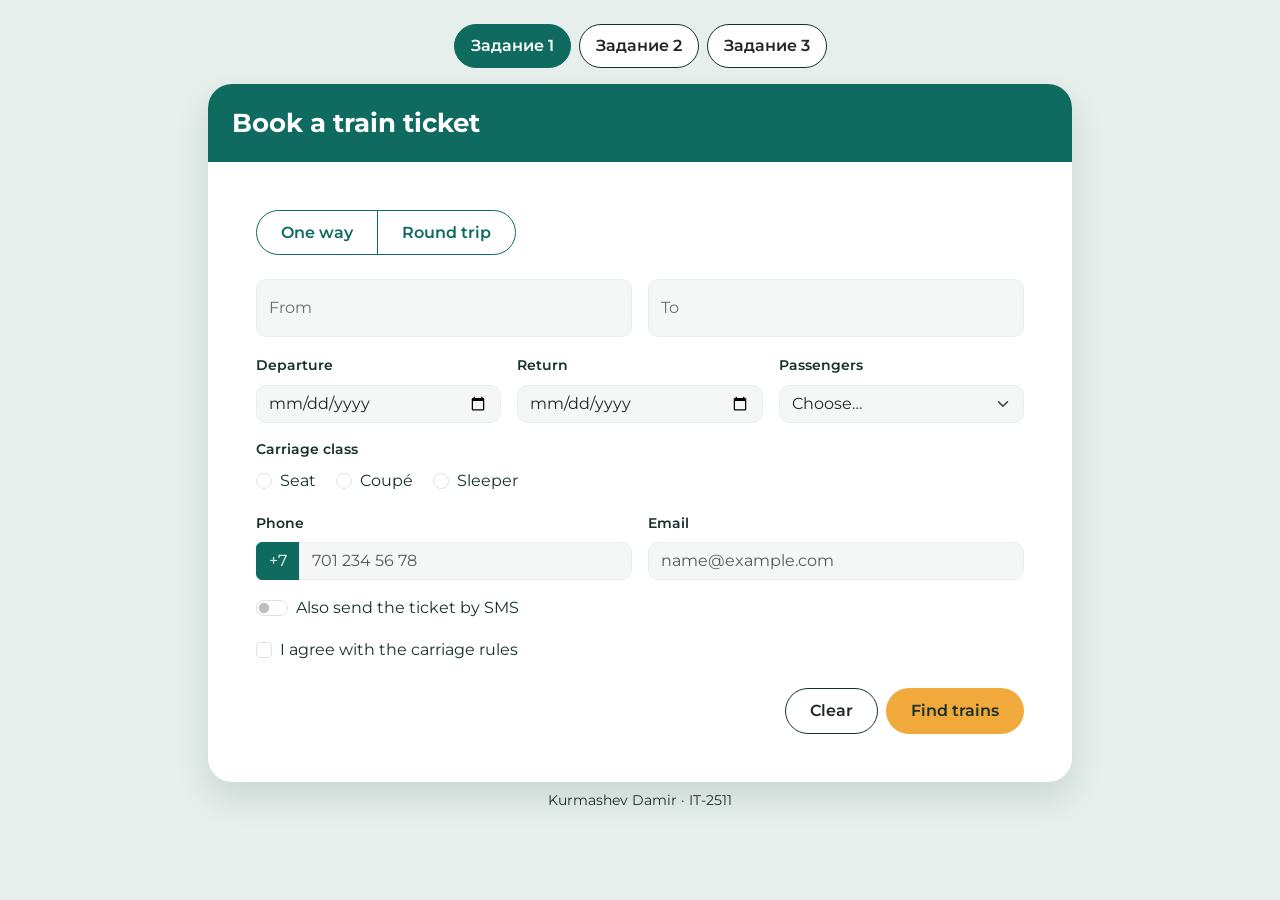
<file: index.html>
<!doctype html>
<html lang="en">
<head>
    <meta charset="utf-8">
    <meta name="viewport" content="width=device-width, initial-scale=1">
    <title>Book a train ticket</title>
    <link rel="stylesheet" href="assets/bootstrap.min.css">
    <link rel="stylesheet" href="style.css">
</head>
<body>
    <main class="container py-4">
        <nav class="task-navigation d-flex flex-wrap justify-content-center gap-2 mb-3" aria-label="Assignments">
            <a class="btn btn-clear" href="index.html" aria-current="page">Задание 1</a>
            <a class="btn btn-clear" href="task2.html">Задание 2</a>
            <a class="btn btn-clear" href="task3.html">Задание 3</a>
        </nav>
        <section class="form-card mx-auto" aria-labelledby="page-title">
            <h1 id="page-title">Book a train ticket</h1>
            <form action="index.html" method="get" class="p-4 p-md-5">
                <fieldset class="mb-4">
                    <legend class="visually-hidden">Journey type</legend>
                    <div class="btn-group trip-type">
                        <input class="btn-check" type="radio" name="trip" id="one-way" value="one-way">
                        <label class="btn" for="one-way">One way</label>
                        <input class="btn-check" type="radio" name="trip" id="round-trip" value="round-trip">
                        <label class="btn" for="round-trip">Round trip</label>
                    </div>
                </fieldset>
                <div class="row g-3">
                <div class="col-12 col-md-6">
                    <div class="form-floating">
                        <input class="form-control" id="from" name="from" placeholder="Astana" required>
                        <label for="from">From</label>
                    </div>
                </div>
                <div class="col-12 col-md-6">
                    <div class="form-floating">
                        <input class="form-control" id="to" name="to" placeholder="Almaty" required>
                        <label for="to">To</label>
                    </div>
                </div>
                <div class="col-12 col-md-4">
                    <label for="departure" class="form-label">Departure</label>
                    <input type="date" class="form-control" id="departure" name="departure" required>
                </div>
                <div class="col-12 col-md-4">
                    <label for="return" class="form-label">Return</label>
                    <input type="date" class="form-control" id="return" name="return" >
                </div>
                <div class="col-12 col-md-4">
                    <label for="passengers" class="form-label">Passengers</label>
                    <select class="form-select" id="passengers" name="passengers" required>
                        <option value="">Choose…</option>
                        <option value="1">1 adult</option>
                        <option value="2">2 adults</option>
                        <option value="3">3 adults</option>
                        <option value="4">4 adults</option>
                        <option value="5">5 adults</option>
                        <option value="6">6 adults</option>
                    </select>
                </div>
                <fieldset class="col-12">
                    <legend class="form-label">Carriage class</legend>
                    <div class="form-check form-check-inline">
                        <input class="form-check-input" type="radio" id="carriage-0" name="carriage" value="Seat" required>
                        <label class="form-check-label" for="carriage-0">Seat</label>
                    </div>
                    <div class="form-check form-check-inline">
                        <input class="form-check-input" type="radio" id="carriage-1" name="carriage" value="Coupé" required>
                        <label class="form-check-label" for="carriage-1">Coupé</label>
                    </div>
                    <div class="form-check form-check-inline">
                        <input class="form-check-input" type="radio" id="carriage-2" name="carriage" value="Sleeper" required>
                        <label class="form-check-label" for="carriage-2">Sleeper</label>
                    </div>
                </fieldset>
                <div class="col-12 col-md-6">
                    <label for="phone" class="form-label">Phone</label>
                    <div class="input-group">
                        <span class="input-group-text" id="country-code">+7</span>
                        <input class="form-control" type="tel" id="phone" name="phone" placeholder="701 234 56 78" aria-describedby="country-code" required>
                    </div>
                </div>
                <div class="col-12 col-md-6">
                    <label for="email" class="form-label">Email</label>
                    <input type="email" class="form-control" id="email" name="email" placeholder="name@example.com" required>
                </div>
                <div class="col-12">
                    <div class="form-check form-switch">
                        <input class="form-check-input" type="checkbox" role="switch" id="sms" name="sms" value="yes">
                        <label class="form-check-label" for="sms">Also send the ticket by SMS</label>
                    </div>
                </div>
                <div class="col-12">
                    <div class="form-check">
                        <input class="form-check-input" type="checkbox" id="agreement" name="agreement" value="yes" required>
                        <label class="form-check-label" for="agreement">I agree with the carriage rules</label>
                        <div class="invalid-feedback">You must agree before submitting.</div>
                    </div>
                </div>
                <div class="col-12 actions d-flex gap-2 justify-content-md-end mt-4">
                    <button class="btn btn-clear" type="reset">Clear</button>
                    <button class="btn btn-find" type="submit">Find trains</button>
                </div>
                </div>
            </form>
        </section>

        <p class="text-center small mt-2">Kurmashev Damir · IT-2511</p>
    </main>
</body>
</html>
</file>
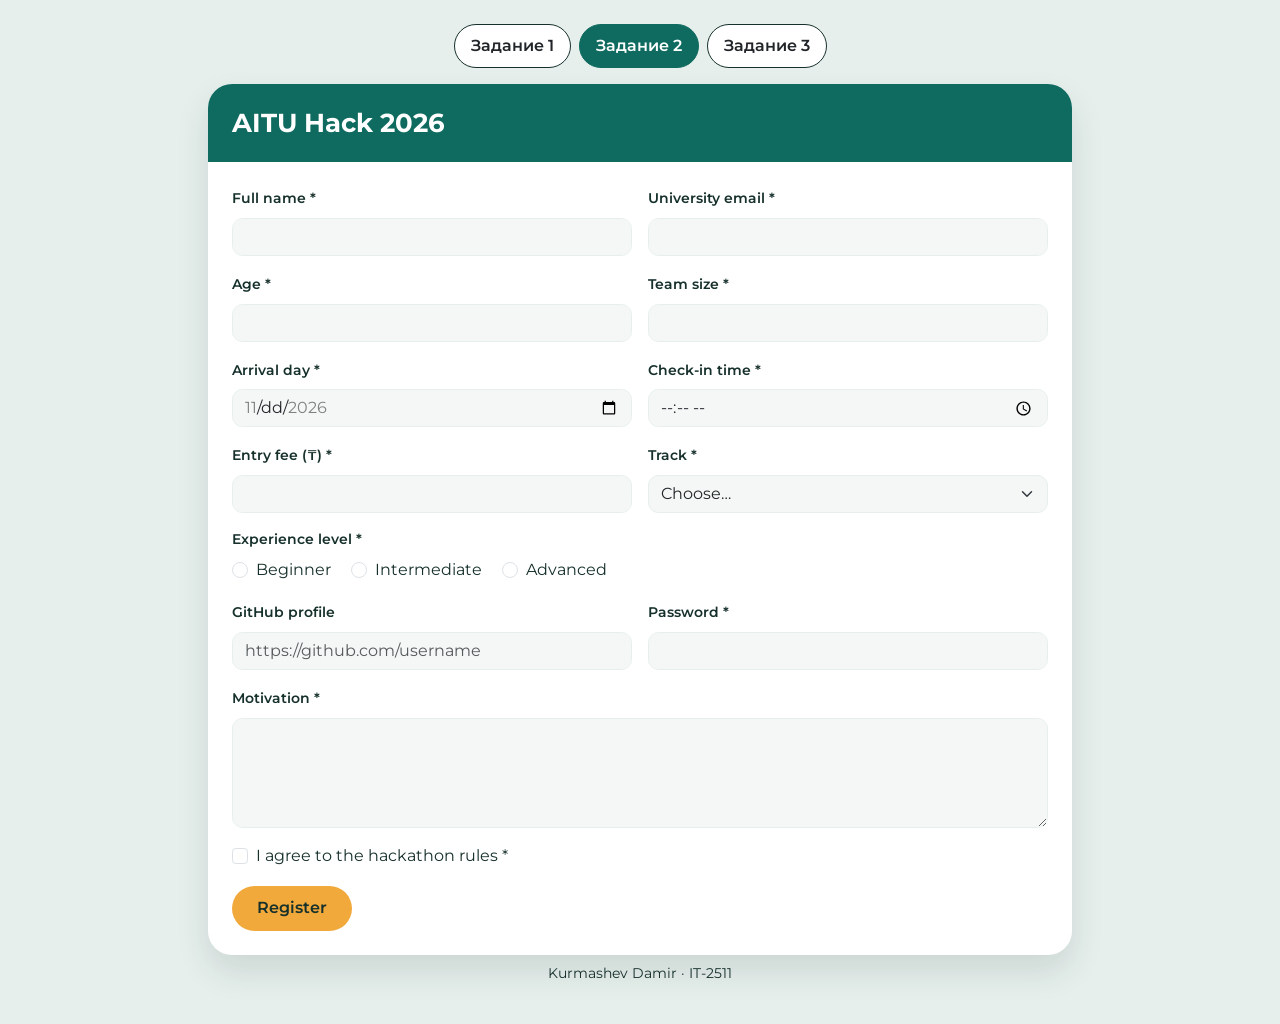
<file: task2.html>
<!doctype html>
<html lang="en">
<head>
    <meta charset="utf-8">
    <meta name="viewport" content="width=device-width, initial-scale=1">
    <title>AITU Hack 2026</title>
    <link rel="stylesheet" href="assets/bootstrap.min.css">
    <link rel="stylesheet" href="style.css">
</head>
<body>
    <main class="container py-4">
        <nav class="task-navigation d-flex flex-wrap justify-content-center gap-2 mb-3" aria-label="Assignments">
            <a class="btn btn-clear" href="index.html">Задание 1</a>
            <a class="btn btn-clear" href="task2.html" aria-current="page">Задание 2</a>
            <a class="btn btn-clear" href="task3.html">Задание 3</a>
        </nav>
        <section class="form-card mx-auto" aria-labelledby="page-title">
            <h1 id="page-title">AITU Hack 2026</h1>
            <form action="task2.html" method="post" class="p-4 validation-form">
                <div class="row g-3">
                <div class="col-12 col-md-6">
                    <label for="full-name" class="form-label">Full name *</label>
                    <input type="text" class="form-control" id="full-name" name="full-name" required minlength="2" maxlength="40" aria-describedby="full-name-error">
                    <div id="full-name-error" class="invalid-feedback">Enter 2–40 characters.</div>
                </div>
                <div class="col-12 col-md-6">
                    <label for="university-email" class="form-label">University email *</label>
                    <input type="email" class="form-control" id="university-email" name="university-email" required aria-describedby="university-email-error">
                    <div id="university-email-error" class="invalid-feedback">Enter a valid email address.</div>
                </div>
                <div class="col-12 col-md-6">
                    <label for="age" class="form-label">Age *</label>
                    <input type="number" class="form-control" id="age" name="age" required min="16" max="30" step="1" aria-describedby="age-error">
                    <div id="age-error" class="invalid-feedback">Enter a whole number from 16 to 30.</div>
                </div>
                <div class="col-12 col-md-6">
                    <label for="team-size" class="form-label">Team size *</label>
                    <input type="number" class="form-control" id="team-size" name="team-size" required min="1" max="4" step="1" aria-describedby="team-size-error">
                    <div id="team-size-error" class="invalid-feedback">Enter a whole number from 1 to 4.</div>
                </div>
                <div class="col-12 col-md-6">
                    <label for="arrival" class="form-label">Arrival day *</label>
                    <input type="date" class="form-control" id="arrival" name="arrival" required min="2026-11-20" max="2026-11-22" aria-describedby="arrival-error">
                    <div id="arrival-error" class="invalid-feedback">Choose 20–22 November 2026.</div>
                </div>
                <div class="col-12 col-md-6">
                    <label for="check-in" class="form-label">Check-in time *</label>
                    <input type="time" class="form-control" id="check-in" name="check-in" required min="09:00" max="18:00" step="1800" aria-describedby="check-in-error">
                    <div id="check-in-error" class="invalid-feedback">Choose 09:00–18:00 in 30-minute intervals.</div>
                </div>
                <div class="col-12 col-md-6">
                    <label for="entry-fee" class="form-label">Entry fee (₸) *</label>
                    <input type="number" class="form-control" id="entry-fee" name="entry-fee" required min="0" max="5000" step="500" aria-describedby="entry-fee-error">
                    <div id="entry-fee-error" class="invalid-feedback">Enter 0–5000 in steps of 500.</div>
                </div>
                <div class="col-12 col-md-6">
                    <label for="track" class="form-label">Track *</label>
                    <select class="form-select" id="track" name="track" required>
                        <option value="">Choose…</option>
                        <option value="Web">Web</option>
                        <option value="Mobile">Mobile</option>
                        <option value="AI">AI</option>
                        <option value="GameDev">GameDev</option>
                    </select>
                    <div id="track-error" class="invalid-feedback">Choose a track.</div>
                </div>
                <fieldset class="col-12">
                    <legend class="form-label">Experience level *</legend>
                    <div class="form-check form-check-inline">
                        <input class="form-check-input" type="radio" id="experience-0" name="experience" value="Beginner" required>
                        <label class="form-check-label" for="experience-0">Beginner</label>
                    </div>
                    <div class="form-check form-check-inline">
                        <input class="form-check-input" type="radio" id="experience-1" name="experience" value="Intermediate" required>
                        <label class="form-check-label" for="experience-1">Intermediate</label>
                    </div>
                    <div class="form-check form-check-inline">
                        <input class="form-check-input" type="radio" id="experience-2" name="experience" value="Advanced" required>
                        <label class="form-check-label" for="experience-2">Advanced</label>
                    </div>
                    <div class="invalid-feedback">Choose an experience level.</div>
                </fieldset>
                <div class="col-12 col-md-6">
                    <label for="github" class="form-label">GitHub profile</label>
                    <input type="url" class="form-control" id="github" name="github" placeholder="https://github.com/username" aria-describedby="github-error">
                    <div id="github-error" class="invalid-feedback">Enter a full URL or leave it empty.</div>
                </div>
                <div class="col-12 col-md-6">
                    <label for="password" class="form-label">Password *</label>
                    <input type="password" class="form-control" id="password" name="password" required minlength="8" maxlength="20" autocomplete="new-password" aria-describedby="password-error">
                    <div id="password-error" class="invalid-feedback">Enter 8–20 characters.</div>
                </div>
                <div class="col-12">
                    <label for="motivation" class="form-label">Motivation *</label>
                    <textarea class="form-control" id="motivation" name="motivation" rows="4" required minlength="50" maxlength="300" aria-describedby="motivation-error"></textarea>
                    <div id="motivation-error" class="invalid-feedback">Enter 50–300 characters.</div>
                </div>
                <div class="col-12">
                    <div class="form-check">
                        <input class="form-check-input" type="checkbox" id="rules" name="rules" value="yes" required>
                        <label class="form-check-label" for="rules">I agree to the hackathon rules *</label>
                        <div class="invalid-feedback">You must agree before submitting.</div>
                    </div>
                </div>
                <div class="col-12"><button class="btn btn-find" type="submit">Register</button></div>
                </div>
            </form>
        </section>

        <p class="text-center small mt-2">Kurmashev Damir · IT-2511</p>
    </main>
</body>
</html>
</file>
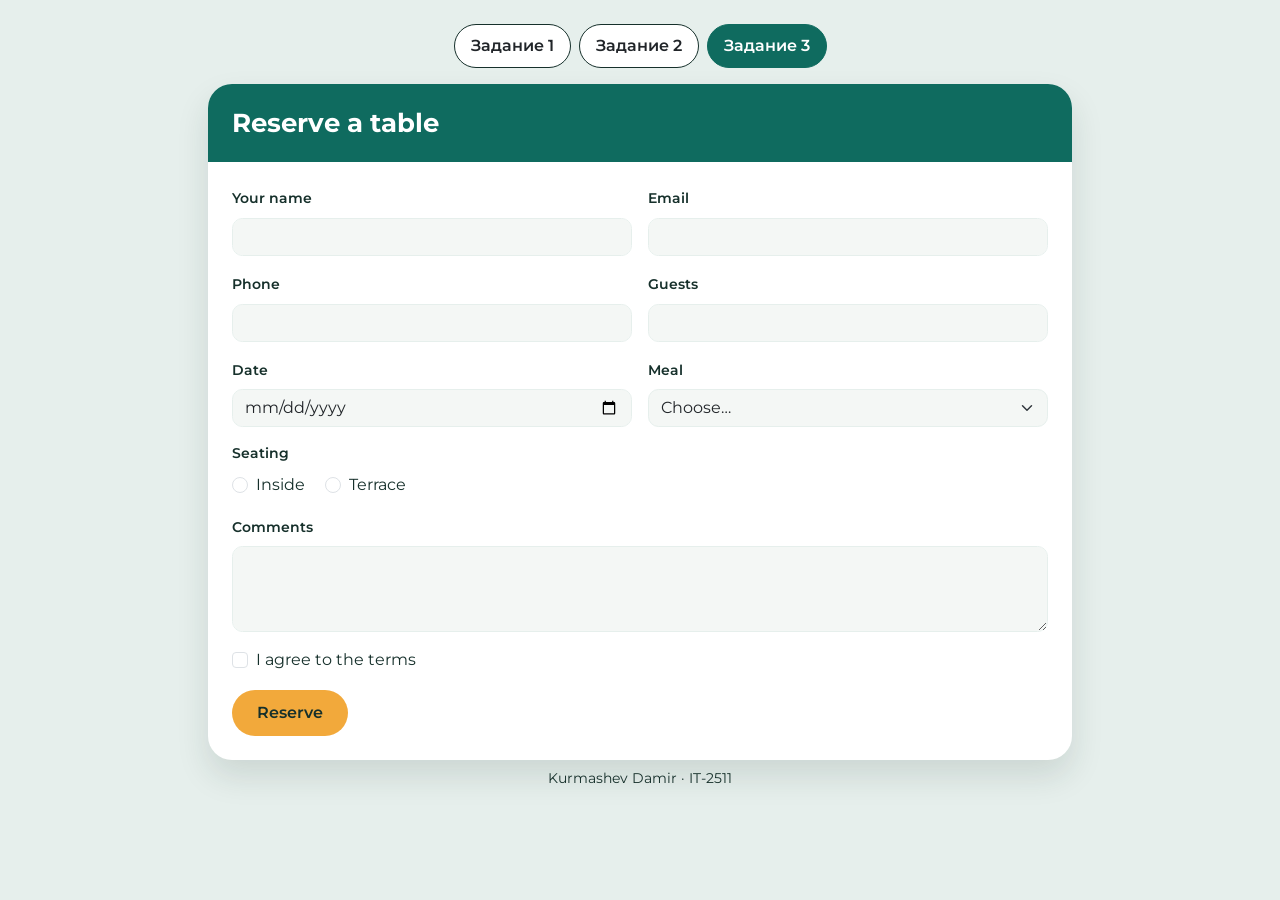
<file: task3.html>
<!doctype html>
<html lang="en">
<head>
    <meta charset="utf-8">
    <meta name="viewport" content="width=device-width, initial-scale=1">
    <title>Reserve a table</title>
    <link rel="stylesheet" href="assets/bootstrap.min.css">
    <link rel="stylesheet" href="style.css">
</head>
<body>
    <main class="container py-4">
        <nav class="task-navigation d-flex flex-wrap justify-content-center gap-2 mb-3" aria-label="Assignments">
            <a class="btn btn-clear" href="index.html">Задание 1</a>
            <a class="btn btn-clear" href="task2.html">Задание 2</a>
            <a class="btn btn-clear" href="task3.html" aria-current="page">Задание 3</a>
        </nav>
        <section class="form-card mx-auto" aria-labelledby="page-title">
            <h1 id="page-title">Reserve a table</h1>
            <form action="task3.html" method="get" class="p-4">
                <div class="row g-3">
                <div class="col-12 col-md-6">
                    <label for="name" class="form-label">Your name</label>
                    <input type="text" class="form-control" id="name" name="name" required autocomplete="name">
                </div>
                <div class="col-12 col-md-6">
                    <label for="email" class="form-label">Email</label>
                    <input type="email" class="form-control" id="email" name="email" required autocomplete="email">
                </div>
                <div class="col-12 col-md-6">
                    <label for="phone" class="form-label">Phone</label>
                    <input type="tel" class="form-control" id="phone" name="phone" required autocomplete="tel">
                </div>
                <div class="col-12 col-md-6">
                    <label for="guests" class="form-label">Guests</label>
                    <input type="number" class="form-control" id="guests" name="guests" required min="1" step="1">
                </div>
                <div class="col-12 col-md-6">
                    <label for="date" class="form-label">Date</label>
                    <input type="date" class="form-control" id="date" name="date" required>
                </div>
                <div class="col-12 col-md-6">
                    <label for="meal" class="form-label">Meal</label>
                    <select class="form-select" id="meal" name="meal" required>
                        <option value="">Choose…</option>
                        <option value="lunch">Lunch</option>
                        <option value="dinner">Dinner</option>
                    </select>
                </div>
                <fieldset class="col-12">
                    <legend class="form-label">Seating</legend>
                    <div class="form-check form-check-inline">
                        <input class="form-check-input" type="radio" id="seating-0" name="seating" value="Inside" required>
                        <label class="form-check-label" for="seating-0">Inside</label>
                    </div>
                    <div class="form-check form-check-inline">
                        <input class="form-check-input" type="radio" id="seating-1" name="seating" value="Terrace" required>
                        <label class="form-check-label" for="seating-1">Terrace</label>
                    </div>
                </fieldset>
                <div class="col-12">
                    <label for="comments" class="form-label">Comments</label>
                    <textarea class="form-control" id="comments" name="comments" rows="3"></textarea>
                </div>
                <div class="col-12">
                    <div class="form-check">
                        <input class="form-check-input" type="checkbox" id="terms" name="terms" value="yes" required>
                        <label class="form-check-label" for="terms">I agree to the terms</label>
                        <div class="invalid-feedback">You must agree before submitting.</div>
                    </div>
                </div>
                <div class="col-12"><button class="btn btn-find" type="submit">Reserve</button></div>
                </div>
            </form>
        </section>

        <p class="text-center small mt-2">Kurmashev Damir · IT-2511</p>
    </main>
</body>
</html>
</file>
<file: style.css>
/* Task 1 */
@font-face {
    font-family: Montserrat;
    src: url("assets/montserrat-400.ttf");
    font-weight: 400;
    font-display: swap;
}

@font-face {
    font-family: Montserrat;
    src: url("assets/montserrat-500.ttf");
    font-weight: 500;
    font-display: swap;
}

@font-face {
    font-family: Montserrat;
    src: url("assets/montserrat-600.ttf");
    font-weight: 600;
    font-display: swap;
}

@font-face {
    font-family: Montserrat;
    src: url("assets/montserrat-700.ttf");
    font-weight: 700;
    font-display: swap;
}

body {
    font-family: Montserrat, sans-serif;
    color: #16302B;
    background: #E6EFEC;
}

.form-card {
    max-width: 54rem;
    background: white;
    border-radius: 1.5rem;
    overflow: hidden;
    box-shadow: 0 1rem 2rem #16302b20;
}

h1 {
    margin: 0;
    padding: 1.5rem;
    background: #0F6B5F;
    color: white;
    font-size: 1.6rem;
    font-weight: 700;
}

.form-control, .form-select {
    background-color: #F4F7F5;
    border-color: #E6EFEC;
    border-radius: .65rem;
}

.form-label, legend {
    font-size: .9rem;
    font-weight: 600;
}

.form-floating > label {
    font-weight: 400;
}

.form-check-input:checked, .input-group-text {
    background-color: #0F6B5F;
    border-color: #0F6B5F;
}

.input-group-text {
    color: white;
}

.btn {
    border-radius: 2rem;
    padding: .6rem 1.5rem;
    font-weight: 600;
}

.btn-find {
    background: #F2A93B;
    color: #16302B;
}

.btn-find:hover {
    background: #e59a2b;
}

.btn-clear {
    border: 1px solid #16302B;
}

.btn-clear:hover {
    background: #E6EFEC;
}

.trip-type .btn {
    border: 1px solid #0F6B5F;
    color: #0F6B5F;
}

.trip-type .btn-check:checked + .btn {
    background: #0F6B5F;
    color: white;
}

.form-control:focus, .form-select:focus, .form-check-input:focus {
    border-color: #0F6B5F;
    box-shadow: 0 0 0 .2rem #0f6b5f30;
}

a {
    color: #0F6B5F;
}

.task-navigation .btn {
    background: white;
    padding: .55rem 1rem;
}

.task-navigation [aria-current="page"] {
    background: #0F6B5F;
    border-color: #0F6B5F;
    color: white;
}

:focus-visible {
    outline: 3px solid #0F6B5F;
    outline-offset: 3px;
}

@media (max-width: 767.98px) {
    h1 {
        font-size: 1.2rem;
    }

    .actions {
        flex-direction: column-reverse;
    }
}

/* Task 2 */
.validation-form :user-invalid {
    border-color: #b02a37;
}

.validation-form :user-valid {
    border-color: #0F6B5F;
}

.validation-form :user-invalid ~ .invalid-feedback,
.validation-form fieldset:has(input:user-invalid) > .invalid-feedback {
    display: block;
}

/* Task 3 */
textarea {
    resize: vertical;
}
</file>
